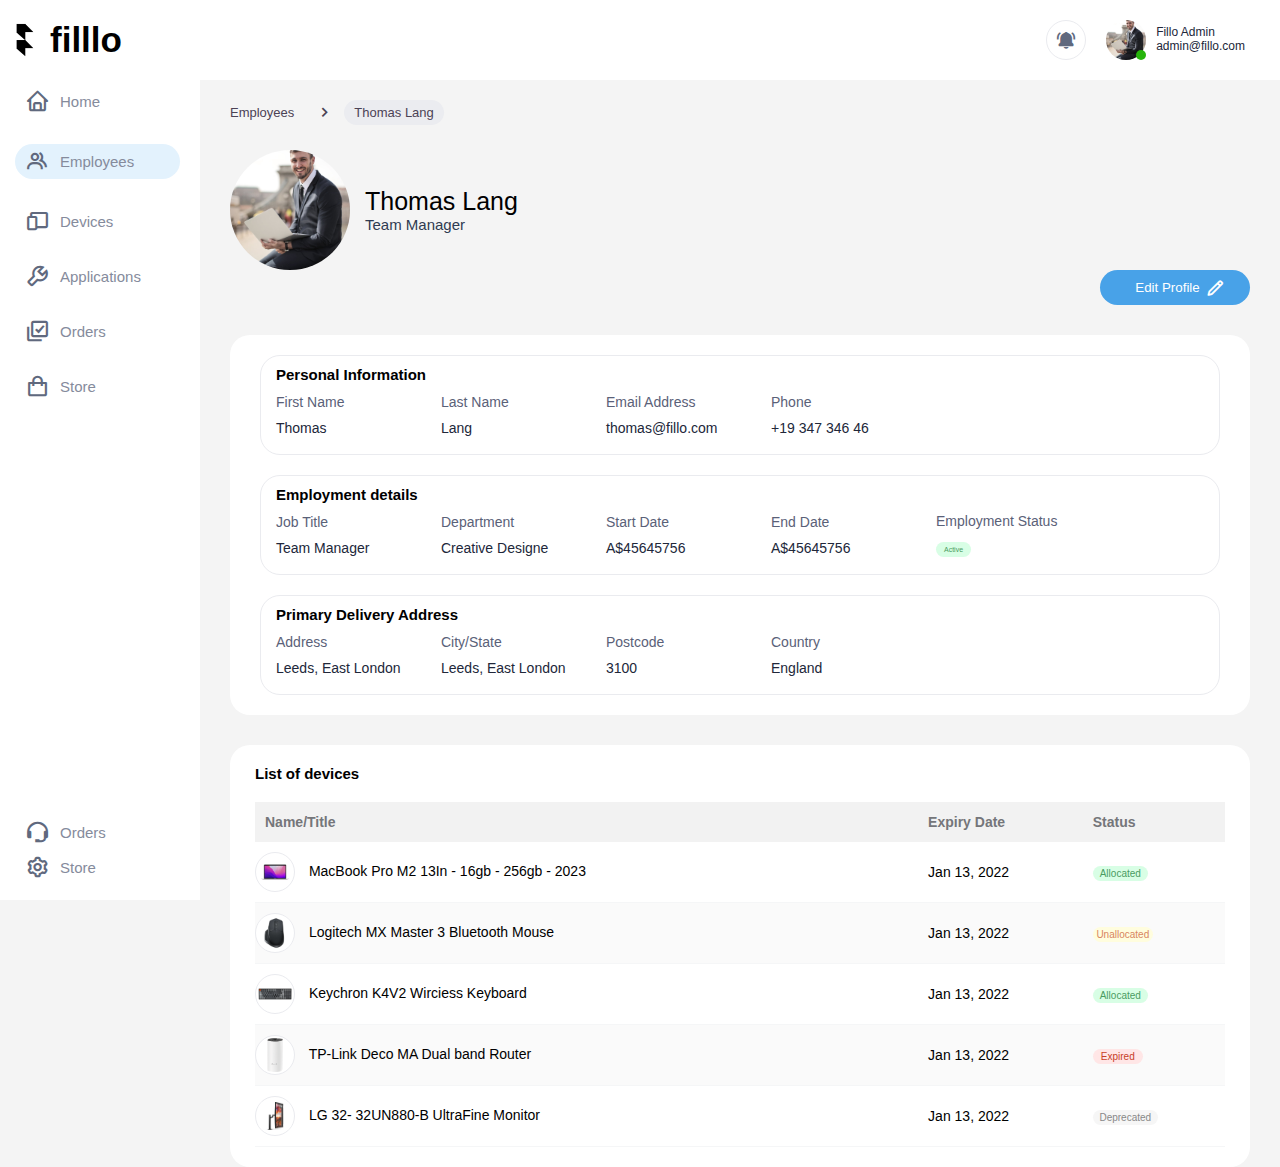
<file: index.html>
<!DOCTYPE html>
<html lang="en">
  <head>
    <meta charset="UTF-8" />
    <meta name="viewport" content="width=device-width, initial-scale=1.0" />
    <link rel="stylesheet" href="styles.css" />
    <link
      rel="stylesheet"
      href="https://unpkg.com/boxicons@2.0.7/css/boxicons.min.css"
    />
    <link
      href="https://fonts.googleapis.com/css2?family=Roboto+Condensed:ital,wght@0,300;0,400;0,700;1,300;1,400;1,700&display=swap"
      rel="stylesheet"
    />
    <link rel="preconnect" href="https://fonts.googleapis.com" />
    <link rel="preconnect" href="https://fonts.gstatic.com" crossorigin />
    <link
      href="https://fonts.googleapis.com/css2?family=Roboto+Condensed:ital,wght@0,300;0,400;0,700;1,300;1,400;1,700&display=swap"
      rel="stylesheet"
    />
    <link rel="preconnect" href="https://fonts.googleapis.com" />
    <link rel="preconnect" href="https://fonts.gstatic.com" crossorigin />
    <link
      href="https://fonts.googleapis.com/css2?family=Mulish:ital,wght@0,200;0,300;0,400;0,500;0,600;0,700;0,800;0,900;0,1000;1,200;1,300;1,400;1,500;1,600;1,700;1,800;1,900;1,1000&family=Poppins:ital,wght@0,100;0,200;0,300;0,400;0,500;0,600;0,700;0,800;0,900;1,100;1,200;1,300;1,400;1,500;1,600;1,700;1,800;1,900&family=Urbanist:ital,wght@0,100;0,200;0,300;0,400;0,500;0,600;0,700;0,800;0,900;1,100;1,200;1,300;1,400;1,500;1,600;1,700;1,800;1,900&display=swap"
      rel="stylesheet"
    />
    <link
      href="https://unpkg.com/boxicons@2.0.7/css/boxicons.min.css"
      rel="stylesheet"
    />
    <script src="main.js"></script>
    <title>HR-Navigator</title>
  </head>
  <body>
    <div class="container">
      <div class="mobile-header">
        <div class="mobile-header-icon left">
          <i class="bx bx-menu" style="color: black" onclick="openMenu()"></i>        </div>
        <div class="mobile-header-title">
          <img src="src/images/fillo-logo.jpg" class="fillo-img" />
          fillo
        </div>
        <div class="mobile-header-icon right">
          <i class="bx bxs-bell" style="color: black"></i>
        </div>
      </div>
      <div id="mobileMenu" class="mobile-menu">
        <i class="bx bx-x" onclick="closeMenu()"></i>  
        <ul>
          <li><a href="" onclick="closeMenu()">Home</a></li>
          <li><a href="" onclick="closeMenu()">Employees</a></li>
          <li><a href="" onclick="closeMenu()">Devices</a></li>
          <li><a href="" onclick="closeMenu()">Applications</a></li>
          <li><a href="" onclick="closeMenu()">Orders</a></li>
          <li><a href="" onclick="closeMenu()">Store</a></li>
        </ul>
      </div>
     

      <div class="sidebar">
        <div class="sidebar-header-container">
          <div class="sidebar-header">
            <img src="src/images/fillo-logo.jpg" />

            <span>filllo</span>
          </div>
        </div>
        <div class="top-menu">
          <ul>
            <li>
              <a href="home.html"><i class="bx bx-home" id="icon"></i> Home</a>
            </li>
            <li class="active">
              <a href="employees.html"
                ><i class="bx bx-group" id="icon"></i> Employees</a
              >
            </li>
            <li>
              <a href="devices.html"
                ><i class="bx bx-devices" id="icon"></i> Devices</a
              >
            </li>
            <li>
              <a href="applications.html"
                ><i class="bx bx-wrench" id="icon"></i> Applications</a
              >
            </li>
            <li>
              <a href="orders.html"
                ><i class="bx bx-select-multiple" id="icon"></i> Orders</a
              >
            </li>
            <li>
              <a href="store.html"
                ><i class="bx bx-shopping-bag" id="icon"></i> Store</a
              >
            </li>
          </ul>
        </div>
        <div class="bottom-menu">
          <ul>
            <li>
              <a href="orders.html"
                ><i class="bx bx-support" id="icon"></i> Orders</a
              >
            </li>
            <li>
              <a href="store.html"><i class="bx bx-cog" id="icon"></i> Store</a>
            </li>
          </ul>
        </div>
      </div>

      <div class="content">
        <header class="header">
          <div class="header-container">
            <div class="header-right">
              <div class="circle-around">
                <i class="bx bxs-bell-ring" id="icon-bell"></i>
              </div>

              <div class="circle">
                <img src="src/images/pexels-andrea-piacquadio-3777564.jpg" />
              </div>
              <div class="green-dot"></div>
              <div class="header-text">
                <p>Fillo Admin</p>
                <p>admin@fillo.com</p>
              </div>
            </div>
          </div>
        </header>
        <div class="first-container">
          <p class="emp-text">
            Employees <i class="bx bx-chevron-right" id="icon-arrow"></i>
          </p>
          <p class="emp-text2">Thomas Lang</p>
        </div>
        <div class="second-container">
          <div class="big-circle">
            <img src="src/images/pexels-andrea-piacquadio-3777564.jpg" />
          </div>
          <div class="text-block1">
            <p class="second-container-text">Thomas Lang</p>
            <p class="second-container-text-second">Team Manager</p>
          </div>
        </div>
        <div class="background-container-button">
          <div class="button-mobile-container">
            <button class="button-mobile" id="edit-but">
              Edit Profile<i class="bx bx-pencil" id="pencil-icon"></i>
            </button>
          </div>
        </div>
        <div class="background-container">
          <div class="main-container1">
            <div class="text-block-title">
              <div class="word-title">Personal Information</div>
            </div>

            <div class="text-block">
              <div class="word">First Name</div>
              <div class="word">Thomas</div>
            </div>

            <div class="text-block">
              <div class="word">Last Name</div>
              <div class="word">Lang</div>
            </div>
            <div class="text-block">
              <div class="word">Email Address</div>
              <div class="word">thomas@fillo.com</div>
            </div>
            <div class="text-block">
              <div class="word">Phone</div>
              <div class="word">+19 347 346 46</div>
            </div>
          </div>
          <div class="main-container2">
            <div class="text-block-title">
              <div class="word-title">Employment details</div>
            </div>

            <div class="text-block">
              <div class="word">Job Title</div>
              <div class="word">Team Manager</div>
            </div>
            <div class="text-block">
              <div class="word">Department</div>
              <div class="word">Creative Designe</div>
            </div>
            <div class="text-block">
              <div class="word">Start Date</div>
              <div class="word">A$45645756</div>
            </div>
            <div class="text-block">
              <div class="word">End Date</div>
              <div class="word">A$45645756</div>
            </div>
            <div class="text-block">
              <div class="word">Employment Status</div>
              <div class="word">
                <a href="#" class="active-botton">Active</a>
              </div>
            </div>
          </div>
          <div class="main-container3">
            <div class="text-block-title">
              <div class="word-title">Primary Delivery Address</div>
            </div>

            <div class="text-block">
              <div class="word">Address</div>
              <div class="word">Leeds, East London</div>
            </div>
            <div class="text-block">
              <div class="word">City/State</div>
              <div class="word">Leeds, East London</div>
            </div>
            <div class="text-block">
              <div class="word">Postcode</div>
              <div class="word">3100</div>
            </div>
            <div class="text-block">
              <div class="word">Country</div>
              <div class="word">England</div>
            </div>
          </div>
        </div>
        <div class="background-container2">
          <table id="list">
            <caption>
              List of devices
            </caption>
            <tr>
              <th>Name/Title</th>
              <th>Expiry Date</th>
              <th>Status</th>
            </tr>
            <tr>
              <td>
                <div class="item">
                  <div class="circle-table">
                    <img src="src/images/MacbookAirDelayed-1.jpg" />
                  </div>
                </div>
                MacBook Pro M2 13In - 16gb - 256gb - 2023
              </td>
              <td>Jan 13, 2022</td>
              <td><a href="#" class="allocated-botton">Allocated</a></td>
            </tr>
            <tr>
              <td>
                <div class="item">
                  <div class="circle-table">
                    <img src="src/images/Logitechm3.jpg" />
                  </div>
                </div>
                Logitech MX Master 3 Bluetooth Mouse
              </td>
              <td>Jan 13, 2022</td>
              <td><a href="#" class="unallocated-botton">Unallocated</a></td>
            </tr>
            <tr>
              <td>
                <div class="item">
                  <div class="circle-table">
                    <img src="src/images/keychrome.jpg" />
                  </div>
                </div>
                Keychron K4V2 Wirciess Keyboard
              </td>
              <td>Jan 13, 2022</td>
              <td><a href="#" class="allocated-botton">Allocated</a></td>
            </tr>
            <tr>
              <td>
                <div class="item">
                  <div class="circle-table">
                    <img src="src/images/TPLINK.jpg" />
                  </div>
                </div>
                TP-Link Deco MA Dual band Router
              </td>
              <td>Jan 13, 2022</td>
              <td><a href="#" class="expired-botton">Expired</a></td>
            </tr>
            <tr>
              <td>
                <div class="item">
                  <div class="circle-table">
                    <img src="src/images/lg-32un880-b.jpg" />
                  </div>
                </div>
                LG 32- 32UN880-B UltraFine Monitor
              </td>
              <td>Jan 13, 2022</td>
              <td><a href="#" class="deprecated-botton">Deprecated</a></td>
            </tr>
          </table>
        </div>
      </div>
    </div>
  </body>
</html>
</file>
<file: styles.css>
body {
  background-color: rgb(244, 244, 244);

  font-family: sans-serif;
}
* {
  box-sizing: border-box;
  margin: 0;
  padding: 0;
}

html {
  font-size: 62.5%;
  scroll-behavior: smooth;
}
.container {
  display: flex;
  height: 100vh;
}

.sidebar {
  width: 200px;
  background-color: #ffffff;
  color: #fff;
  display: flex;
  flex-direction: column;
  min-height: 100%;
  box-shadow: 3px rgba(249, 250, 250, 0.1);
}

#icon {
  font-size: 25px;
  align-items: center;
  text-align: center;
  margin-right: 10px;
  color: rgb(96, 105, 126);
}

#icon-bell {
  font-size: 20px;
  color: rgb(96, 105, 126);
  text-align: center;
  margin-left: 10px;
}

.circle-around {
  width: 40px;
  height: 40px;
  border: 1px solid rgb(234, 235, 239);
  border-radius: 50%;
  display: flex;
  justify-content: center;
  align-items: center;
  margin-right: 20px;
}

.top-menu {
  width: 175px;
  display: flex;
  justify-content: left;
  align-items: center;
  margin-left: 25px;
  margin-top: 1vh;
}

.top-menu ul {
  list-style-type: none;
  font-size: 15px;
}

.top-menu li {
  margin-bottom: 30px;
}

.top-menu a {
  display: flex;
  align-items: center;
  text-decoration: none;
  color: rgb(133, 139, 156);
}

.active {
  background-color: rgb(227, 242, 253);
  width: 155px;
  height: 35px;
  position: relative;
  display: flex;
  border-radius: 25px;
  box-shadow: -10px 0 0 rgba(227, 242, 253);
}

.sidebar-header {
  align-items: center;
  color: rgb(0, 0, 0);
  display: flex;
  margin-top: 20px;
}
.sidebar-header-container {
  height: 80px;
  width: auto;
}

.sidebar-header img {
  width: 50px;
  height: 40px;
  align-items: center;
  display: flex;
}
.sidebar-header span {
  font-size: 35px;
  font-weight: 600;
}

.bottom-menu {
  width: 175px;
  margin-top: auto;
  display: flex;
  justify-content: left;
  align-items: center;
  margin-left: 25px;
  margin-bottom: 10px;
}

.bottom-menu ul {
  list-style-type: none;
  font-size: 15px;
}

.bottom-menu li {
  margin-bottom: 10px;
}

.bottom-menu a {
  text-decoration: none;
  color: #858b9c;
  display: flex;
  align-items: center;
  text-decoration: none;
}

.content {
  flex: 1;
  display: flex;
  flex-direction: column;
}

.header {
  background-color: #ffffff;
  color: #05c9ff;
  height: 80px;
  align-items: center;
  display: flex;
  justify-content: flex-end;
  flex-shrink: 0;
}
.header-container {
  margin-right: 20px;
}

.header-right {
  display: flex;
  align-items: flex-start;
}

.header-right i {
  font-size: 44px;
  margin-right: 10px;
}

.circle {
  width: 40px;
  height: 40px;
  background-color: rgb(72, 162, 232);
  border-radius: 100%;
  display: flex;
  justify-content: center;
  align-items: center;
  overflow: hidden;
}

.circle img {
  max-width: 150%;
  max-height: 150%;
  object-fit: cover;
}

.green-dot {
  position: relative;
  background-color: rgb(38, 180, 11);
  width: 10px;
  height: 10px;
  border-radius: 50%;
  bottom: 0;
  right: 10px;
  top: 30px;
}

.header-text {
  display: flex;
  flex-direction: column;
  text-align: start;
  color: rgb(33, 39, 58);
  font-size: 12px;
  justify-content: center;
  margin-top: 5px;
  margin-right: 15px;
}

.mobile-header {
  display: none;
  align-items: center;
  justify-content: space-between;
  background-color: #ffffff;
  color: #000000;
  padding: 10px;
}

.mobile-header-icon {
  font-size: 24px;
}

.mobile-header-title {
  font-size: 20px;
  justify-content: center;
  text-align: center;
}
.fillo-img {
  width: 35px;
  height: 35px;
  justify-content: end;
  position: absolute;
  margin-left: -35px;
  margin-top: -3px;
}

.first-container {
  width: 100%;
  height: 40px;
  display: flex;
  align-items: center;
  justify-content: flex-start;
  margin-top: 20px;
}

.emp-text {
  font-size: 13px;
  color: rgb(75, 66, 85);
  text-align: start;
  margin-left: 30px;
  display: flex;
  line-height: 25px;
}

#icon-arrow {
  font-size: 20px;
  margin: 0 20px;
  line-height: 25px;
}

.emp-text2 {
  font-size: 13px;
  color: rgb(75, 66, 85);
  text-align: start;
  margin: 0;
  display: flex;
  background-color: rgb(235, 236, 240);
  width: 90px;
  height: 25px;
  line-height: 25px;
  position: relative;

  border-radius: 25px;
  box-shadow: -10px 0 0 rgba(235, 236, 240);
}

.second-container {
  width: 100%;
  height: 120px;
  display: flex;
  align-items: center;
  justify-content: flex-start;
  margin-top: 25px;
}

.big-circle {
  width: 120px;
  height: 120px;
  background-color: rgb(72, 162, 232);
  border-radius: 100%;
  display: flex;
  justify-content: center;
  align-items: center;
  margin-left: 30px;
  overflow: hidden;
}

.big-circle img {
  max-width: 150%;
  max-height: 150%;
  object-fit: cover;
}

.text-block1 {
  display: flex;
  flex-direction: column;
}

.second-container-text {
  margin: 0;
  font-size: 25px;
  margin-left: 15px;
  font-weight: 500;
}
.second-container-text-second {
  margin: 0;
  font-size: 15px;
  margin-left: 15px;
  color: rgb(47, 59, 81);
}
.button-mobile-container {
  display: flex;
  flex-grow: 1;
  justify-content: flex-end;
  align-items: center;
  margin-right: 30px;
}

.button-mobile {
  background-color: rgb(72, 162, 232);
  color: white;
  border: none;
  border-radius: 25px;
  cursor: pointer;
  width: 150px;
  height: 35px;
  display: flex;
  padding-left: 10px;
  align-items: center;
  justify-content: center;
}

#pencil-icon {
  color: #ffffff;
  font-size: 20px;
  margin-left: 5px;
}
.main-container1 {
  width: calc(100% - 60px);
  display: flex;
  height: 100px;
  background-color: #ffffff;
  margin: 0 30px;
  margin-bottom: 20px;
  border-radius: 20px;
  border: 1px solid rgb(234, 235, 239);
  margin-top: 20px;
  flex-direction: row;
  justify-content: center;
  align-items: center;
  justify-content: flex-start;
  position: relative;
}
.main-container2 {
  width: calc(100% - 60px);
  display: flex;
  height: 100px;
  background-color: #ffffff;
  margin: 0 30px;
  margin-bottom: 20px;
  border-radius: 20px;
  border: 1px solid rgb(234, 235, 239);
  margin-top: 10px;
  flex-direction: row;
  justify-content: center;
  align-items: center;
  justify-content: flex-start;
  position: relative;
}
.main-container3 {
  width: calc(100% - 60px);
  display: flex;
  height: 100px;
  background-color: #ffffff;
  margin: 0 30px;
  margin-bottom: 20px;
  border-radius: 20px;
  border: 1px solid rgb(234, 235, 239);
  margin-top: 10px;
  flex-direction: row;
  justify-content: center;
  align-items: center;
  justify-content: flex-start;
  position: relative;
}
.word-title {
  font-size: 15px;
  position: absolute;
  top: 10px;
  left: 0;
  margin-left: 15px;
  margin-bottom: 10px;
  font-weight: bold;
}
.text-block {
  width: 150px;
  margin-left: 15px;
  margin-top: 10px;
}

.word {
  margin-top: 10px;
  font-size: 14px;
}
.word:first-child {
  color: rgb(90, 97, 120);
}

.word:last-child {
  color: rgb(33, 39, 58);
}

.background-container {
  background-color: #ffffff;
  border-radius: 20px;
  width: calc(100% - 60px);
  margin-top: 30px;
  margin-right: 30px;
  margin-left: 30px;
  margin-bottom: 20px;
}
.background-container2 {
  background-color: #ffffff;
  border-radius: 20px;
  width: calc(100% - 60px);
  margin-top: 10px;
  margin-right: 30px;
  margin-left: 30px;
  height: auto;
  margin-bottom: 25px;
}
.active-botton {
  background-color: rgb(216, 254, 229);
  border-radius: 25px;
  display: inline-flex;
  color: rgb(74, 156, 97);
  font-family: Arial;
  font-size: 7px;
  height: 15px;
  width: 35px;
  text-decoration: none;
  text-align: center;
  justify-content: center;
  align-items: center;
}

#list {
  border-collapse: collapse;
  width: calc(100% - 50px);
  margin-bottom: 20px;
  margin-top: 20px;
  margin-right: 25px;
  margin-left: 25px;
  font-size: 14px;
}
#list caption {
  font-size: 15px;
  display: flex;
  font-weight: bold;
  margin-bottom: 20px;
}
#list td {
  padding-top: 10px;
  padding-bottom: 10px;
}

#list tr:nth-child(odd) {
  background-color: rgb(250, 250, 250);
}
#list tr td {
  border-bottom: 1px solid rgb(245, 246, 247);
}

#list th:first-child {
  padding-top: 12px;
  padding-bottom: 12px;
  text-align: left;
  padding-left: 10px;
  background-color: #f2f2f2;
  color: rgb(117, 118, 122);
}
#list th {
  padding-top: 12px;
  padding-bottom: 12px;
  text-align: left;
  background-color: #f2f2f2;
  color: rgb(117, 118, 122);
}

.circle-table {
  width: 40px;
  height: 40px;
  border: 1px solid rgb(234, 235, 239);
  border-radius: 50%;
  display: flex;
  justify-content: center;
  align-items: center;
  overflow: hidden;
  background-color: rgb(255, 255, 255);
  margin-right: 10px;
}
.circle-table img {
  max-width: 90%;
  max-height: 90%;
  object-fit: cover;
}
div.item {
  vertical-align: middle;
  display: inline-block;
  width: auto;
}

.caption {
  display: block;
}
.allocated-botton {
  background-color: rgb(216, 254, 229);
  border-radius: 25px;
  display: inline-flex;
  cursor: pointer;
  color: rgb(74, 156, 97);
  font-family: Arial;
  font-size: 10px;
  height: 15px;
  width: 55px;
  text-decoration: none;
  text-align: center;
  justify-content: center;
  align-items: center;
}
.unallocated-botton {
  background-color: rgb(255, 253, 222);
  border-radius: 25px;
  display: inline-flex;
  cursor: pointer;
  color: rgb(216, 134, 97);
  font-family: Arial;
  font-size: 10px;
  height: 15px;
  width: 60px;
  text-decoration: none;
  text-align: center;
  justify-content: center;
  align-items: center;
}
.expired-botton {
  background-color: rgb(255, 230, 230);
  border-radius: 25px;
  display: inline-flex;
  cursor: pointer;
  color: rgb(200, 64, 40);
  font-family: Arial;
  font-size: 10px;
  height: 15px;
  width: 50px;
  text-decoration: none;
  text-align: center;
  justify-content: center;
  align-items: center;
}
.deprecated-botton {
  background-color: rgb(246, 246, 246);
  border-radius: 25px;
  display: inline-flex;
  cursor: pointer;
  color: rgb(136, 136, 136);
  font-family: Arial;
  font-size: 10px;
  height: 15px;
  width: 65px;
  text-decoration: none;
  text-align: center;
  justify-content: center;
  align-items: center;
}

.mobile-menu {
  display: flex;
  position: fixed;
  width: 100%;
  height: 100%;
  top: 0;
  transform: translateX(-100%); 
  background-color: white;
  z-index: 10;
  flex-direction: column;
  justify-content: center;
  align-items: center; 
  transition: transform 0.3s ease; 
}

.mobile-menu.show {
  transform: translateX(0%); 
}
.mobile-menu .bx-x {
  position: absolute;
  top: 0;
  left: 0;
  color: black;
  font-size: 30px; 
  padding: 10px; 
  margin-left: 8px;
  z-index: 12;
}
.mobile-menu ul {
  list-style-type: none;
  padding: 0;
  margin: 0; 
  text-align: center;
  width: 100%;
}

.mobile-menu ul li {
  padding: 20px;
}

.mobile-menu ul li a {
  color: #333;
  text-decoration: none;
  display: block;
  font-size: 20px; 

}

@media (max-width: 500px) {
  .mobile-nav {
    display: block;
  }


  .background-container2 {
    height: auto;
    background-color: #ffffff;
    border-radius: 20px;
    width: auto;
    margin-bottom: 15px;
    margin-right: 15px;
    margin-left: 15px;
  }
  #list thead {
    display: none;
  }

  #list tbody {
    display: block;
  }
  #list tr td {
    border-bottom: 0;
  }
  #list tbody tr {
    display: flex;
    flex-wrap: wrap;
    justify-content: space-between;
    border-bottom: 1px solid rgb(245, 246, 247);
  }
  #list th:nth-child(1) {
    background-color: rgb(250, 250, 250);
  }

  #list tbody th:nth-child(2),
  #list tbody th:nth-child(3) {
    display: none;
  }
  #list td:nth-of-type(2):before {
    content: "EXP:";
    margin-right: 5px;
    color: rgb(132, 137, 149);
  }
  #list tbody td {
    font-size: 10px;
  }

  #list tbody td:nth-child(1) {
    width: 222px;
    overflow: hidden;
    text-overflow: ellipsis;
    white-space: nowrap;
  }
  #list tbody td:nth-child(2) {
    width: auto;
    margin-left: 50px;
    color: rgb(78, 82, 92);
  }

  #list tbody td:nth-child(3) {
    width: auto;
  }
  #list tbody td {
    width: auto;
    display: flex;
    align-items: center;
  }

  .background-container {
    height: auto;
    background-color: #ffffff;
    border-radius: 20px;
    width: auto;
    margin-top: 30px;
    margin-right: 15px;
    margin-left: 15px;
  }

  .allocated-botton {
    font-size: 7px;
    width: 45px;
  }
  .unallocated-botton {
    font-size: 7px;
    width: 45px;
  }
  .expired-botton {
    font-size: 7px;
    width: 45px;
  }
  .deprecated-botton {
    font-size: 7px;
    width: 45px;
  }
  .main-container1 {
    padding: 5px;
    width: auto;
    display: flex;
    flex-direction: column;
    justify-content: center;
    align-items: center;
    height: auto;
    background-color: #ffffff;
    margin-bottom: 20px;
    border-radius: 20px;
    margin-right: 20px;
    margin-left: 20px;
    margin-top: 20px;
  }
  .main-container2 {
    padding: 5px;
    width: auto;
    display: flex;
    flex-direction: column;
    justify-content: center;
    align-items: center;
    height: auto;
    background-color: #ffffff;
    margin-bottom: 20px;
    border-radius: 20px;
    margin-right: 20px;
    margin-left: 20px;
    margin-top: 20px;
  }

  .main-container3 {
    padding: 5px;
    width: auto;
    display: flex;
    flex-direction: column;
    justify-content: center;
    align-items: center;
    height: auto;
    background-color: #ffffff;

    border-radius: 20px;
    margin-right: 20px;
    margin-left: 20px;
    margin-top: 20px;
  }

  .text-block {
    display: flex;
    justify-content: space-between;
    width: 100%;
    margin-left: 0px;
  }

  .word {
    margin: 5px;
    font-size: 10px;
  }

  .word:first-child {
    margin-left: 10px;
  }

  .word:last-child {
    margin-right: 10px;
  }
  .text-block-title {
    display: flex;
    justify-content: space-between;
    width: 100%;
  }

  .word-title {
    font-size: 15px;
    position: relative;
    top: 10px;
    left: 0;
    margin-left: 0px;
    margin-bottom: 5px;
  }
  .word-title:first-child {
    margin-left: 10px;
  }

  .word-title:last-child {
    margin-right: 10px;
  }

  .second-container {
    width: 100%;
    height: 250px;
    display: flex;
    flex-direction: column;
    align-items: center;
    justify-content: center;
  }

  .big-circle {
    width: 100px;
    height: 100px;
    background-color: rgb(255, 255, 255);
    border-radius: 50%;
    margin-right: -10px;
    margin-left: 0px;
    border: 5px solid #ffffff;
  }
  .second-container-text {
    margin-top: 20px;
    margin-bottom: 10px;
    margin-right: 10px;
    font-size: 25px;
    font-weight: 500;
    text-align: center;
  }

  .second-container-text-second {
    margin: 0;
    margin-right: -10px;
    margin-bottom: 10px;
    text-align: center;
    color: rgb(47, 59, 81);
    font-size: 15px;
  }
  .background-container-button {
    border-radius: 20px;
    width: auto;
    margin-right: 15px;
    margin-left: 15px;
  }
  .button-mobile-container {
    display: flex;
    flex-grow: 1;
    justify-content: flex-end;
    align-items: center;
    margin-right: 30px;
    width: 100%;
  }

  .button-mobile {
    background-color: rgb(72, 162, 232);
    color: white;
    border: none;
    border-radius: 25px;
    cursor: pointer;
    width: 100%;
    height: 35px;
    display: flex;
    align-items: center;
    justify-content: center;
  }

  .first-container {
    margin-top: 10px;
  }
  .header,
  .sidebar {
    display: none;
  }

  .mobile-header {
    display: flex;
  }

  .container {
    flex-direction: column;
  }

  .mobile-header-icon {
    padding: 0 10px;
  }

  .mobile-header-title {
    flex: 1;
    text-align: center;
    font-weight: 700;
    font-size: 27px;
    align-items: center;
    justify-content: center;
    margin-left: 20px;
  }
}
</file>
